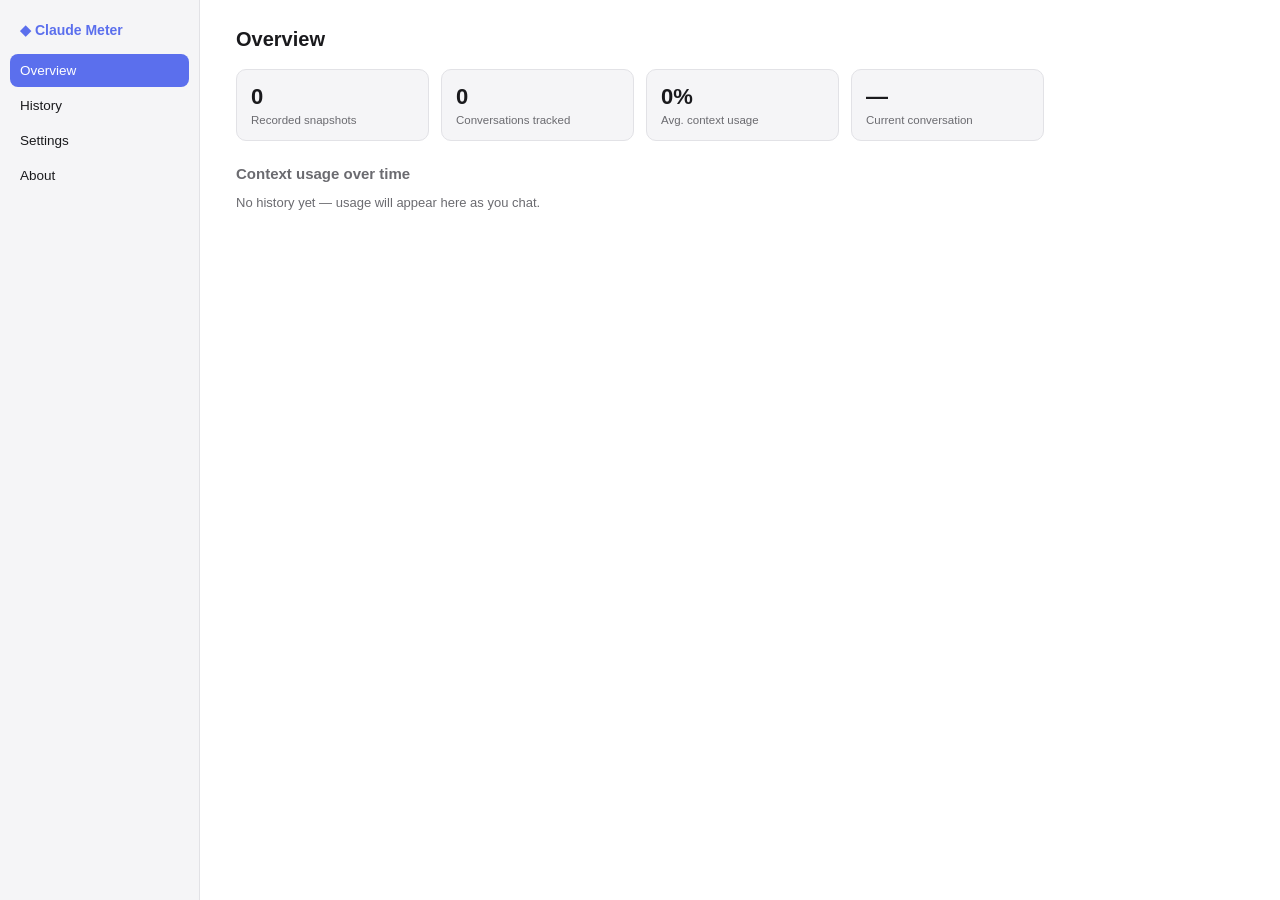
<file: dashboard/index.html>
<!doctype html>
<html lang="en">
  <head>
    <meta charset="UTF-8" />
    <meta name="viewport" content="width=device-width, initial-scale=1.0" />
    <title>Claude Meter — Dashboard</title>
    <script type="module" crossorigin src="/assets/dashboard-DHy1xwEz.js"></script>
    <link rel="modulepreload" crossorigin href="/assets/chunk-DfQkJ5ZV.js">
    <link rel="stylesheet" crossorigin href="/assets/base-9NQcMQ3c.css">
  </head>
  <body>
    <div id="root"></div>
  </body>
</html>
</file>
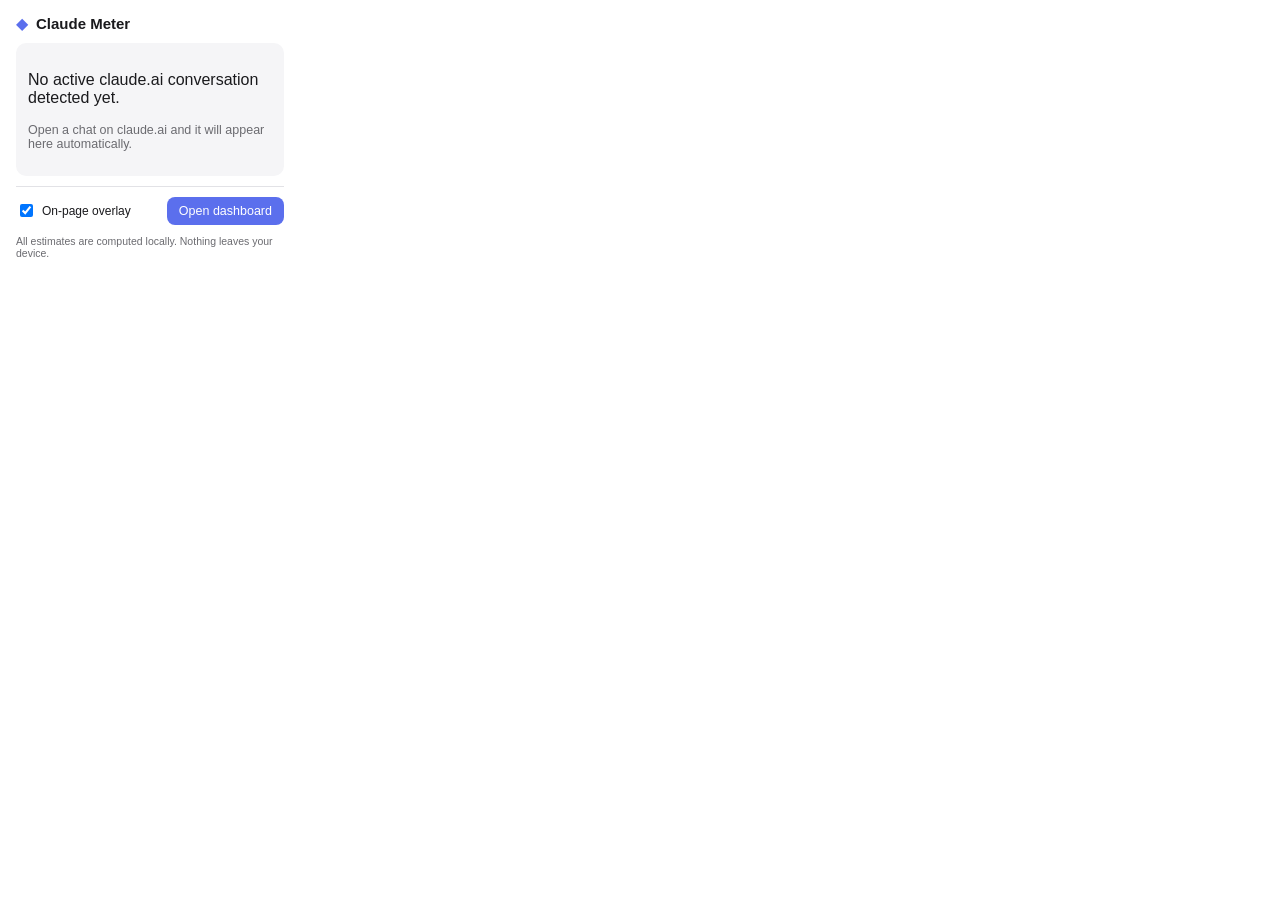
<file: popup/index.html>
<!doctype html>
<html lang="en">
  <head>
    <meta charset="UTF-8" />
    <meta name="viewport" content="width=device-width, initial-scale=1.0" />
    <title>Claude Meter</title>
    <script type="module" crossorigin src="/assets/popup-DCMfDNXb.js"></script>
    <link rel="modulepreload" crossorigin href="/assets/chunk-DfQkJ5ZV.js">
    <link rel="stylesheet" crossorigin href="/assets/base-9NQcMQ3c.css">
  </head>
  <body>
    <div id="root"></div>
  </body>
</html>
</file>
<file: assets/base-9NQcMQ3c.css>
:root{--cm-bg: #ffffff;--cm-bg-elevated: #f5f5f7;--cm-text: #1a1a1d;--cm-text-muted: #6b6b70;--cm-border: #e2e2e6;--cm-accent: #5b6fed;--cm-warn: #b98300;--cm-critical: #c73e3e;--cm-radius: 10px;color-scheme:light}:root[data-theme=dark]{--cm-bg: #17181c;--cm-bg-elevated: #202126;--cm-text: #f1f1f3;--cm-text-muted: #a3a3a8;--cm-border: #2c2d33;--cm-accent: #8ba1ff;--cm-warn: #f5b942;--cm-critical: #ff8080;color-scheme:dark}@media (prefers-color-scheme: dark){:root[data-theme=system]{--cm-bg: #17181c;--cm-bg-elevated: #202126;--cm-text: #f1f1f3;--cm-text-muted: #a3a3a8;--cm-border: #2c2d33;--cm-accent: #8ba1ff;--cm-warn: #f5b942;--cm-critical: #ff8080;color-scheme:dark}}*{box-sizing:border-box}body{margin:0;font-family:-apple-system,BlinkMacSystemFont,Segoe UI,Roboto,Helvetica,Arial,sans-serif;background:var(--cm-bg);color:var(--cm-text)}button{font-family:inherit}button:focus-visible,a:focus-visible,input:focus-visible,select:focus-visible{outline:2px solid var(--cm-accent);outline-offset:2px}.cm-visually-hidden{position:absolute;width:1px;height:1px;overflow:hidden;clip:rect(0 0 0 0);white-space:nowrap}
</file>
